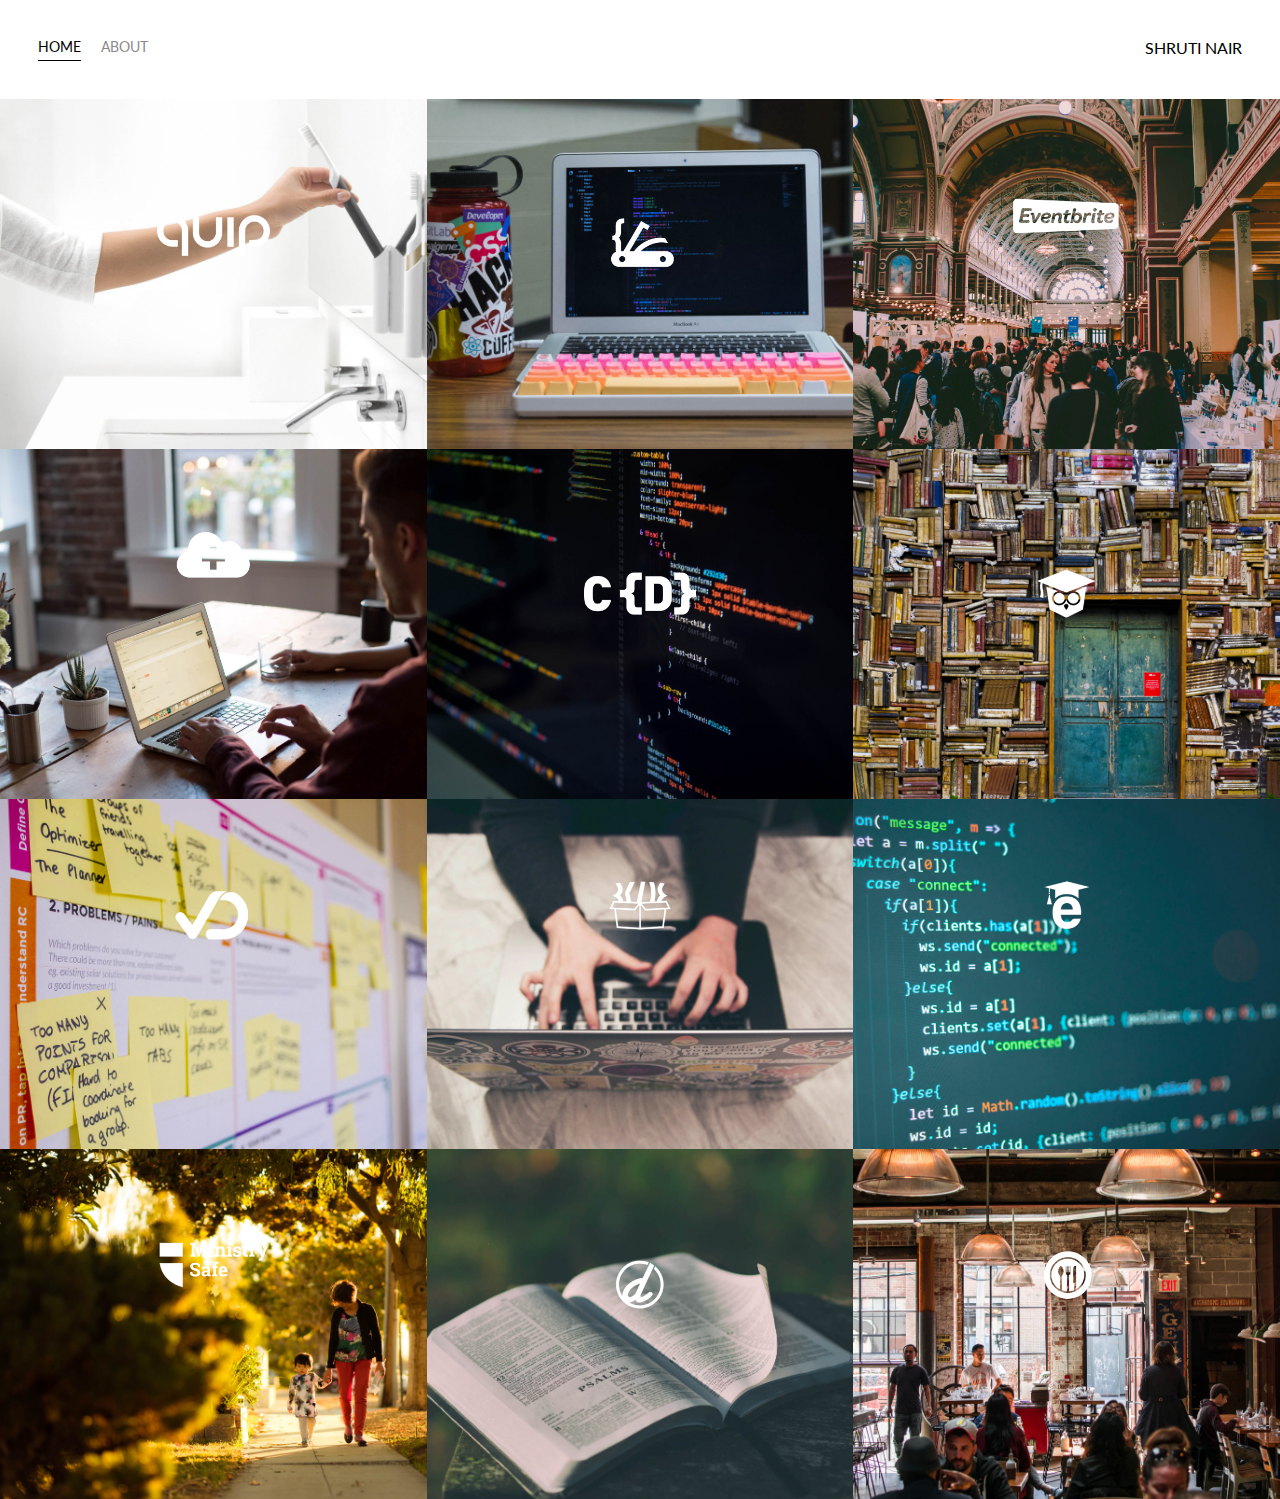
<file: index.html>
<!DOCTYPE html>
<html>
    <head>
        <meta charset="UTF-8" />
        <title>Page Title</title>
        <link href="https://fonts.googleapis.com/css2?family=Lato:wght@300&display=swap" rel="stylesheet">
        <link rel="stylesheet" href="styles.css">
    </head>
    <body>
        <div class="container">
            <div class="nav-wrapper">
                <div class="left-side">
                    <div class="nav-link-wrapper active-nav-link">
                        <a href="index.html">Home</a>
                    </div>
                    <div class="nav-link-wrapper">
                        <a href="about.html">About</a>
                    </div>
                </div>

                <div class="right-side">
                    <div class="brand">
                        <div>SHRUTI NAIR</div>
                    </div>
                </div>
            </div>
            <div class="content-wrapper">
                <div class="portfolio-items-wrapper">
                    <div class="portfolio-item-wrapper">
                        <div class="portfolio-img-background" style="background-image:url(Udemy_pics/portfolio1.jpg)"></div>

                        <div class="img-text-wrapper">
                            <div class="logo-wrapper">
                                <img src="Udemy_pics/Logos/quip.png">
                            </div>
                            <div class="subtitle">
                                Quip Ecommerce platform, named a Top 25 Invention by Time Magazine in 2016.
                            </div>

                        </div>
                    </div>

                    <div class="portfolio-item-wrapper">
                        <div class="portfolio-img-background" style="background-image:url(Udemy_pics/portfolio2.jpg)"></div>

                        <div class="img-text-wrapper">
                            <div class="logo-wrapper">
                                <img src="Udemy_pics/Logos/devcamp.png">
                            </div>
                            <div class="subtitle">
                                Coding bootcamp and learning management system.
                            </div>

                        </div>
                    </div>

                    <div class="portfolio-item-wrapper">
                        <div class="portfolio-img-background" style="background-image:url(Udemy_pics/portfolio3.jpg)"></div>

                        <div class="img-text-wrapper">
                            <div class="logo-wrapper">
                                <img src="Udemy_pics/Logos/eventbrite.png">
                            </div>
                            <div class="subtitle">
                                Eventbrite is a U.S.-based event management and ticketing website. The service allows users to browse, create, and promote local events. 
                            </div>

                        </div>
                    </div>

                    <div class="portfolio-item-wrapper">
                        <div class="portfolio-img-background" style="background-image:url(Udemy_pics/portfolio4.jpg)"></div>

                        <div class="img-text-wrapper">
                            <div class="logo-wrapper">
                                <img src="Udemy_pics/Logos/shop-hacker.png">
                            </div>
                            <div class="subtitle">
                                ShopHacker allows you to easily import digital products such as elearning courses,software and games directly into your ecommerce store.
                            </div>

                        </div>
                    </div>

                    <div class="portfolio-item-wrapper">
                        <div class="portfolio-img-background" style="background-image:url(Udemy_pics/portfolio5.jpg)"></div>

                        <div class="img-text-wrapper">
                            <div class="logo-wrapper">
                                <img src="Udemy_pics/Logos/crondose.png">
                            </div>
                            <div class="subtitle">
                                Online tutorials and productivity tips.
                            </div>

                        </div>
                    </div>

                    <div class="portfolio-item-wrapper">
                        <div class="portfolio-img-background" style="background-image:url(Udemy_pics/portfolio6.jpg)"></div>

                        <div class="img-text-wrapper">
                            <div class="logo-wrapper">
                                <img src="Udemy_pics/Logos/dailysmarty.png">
                            </div>
                            <div class="subtitle">
                                Keep track of what you learn everyday.
                            </div>

                        </div>
                    </div>

                    <div class="portfolio-item-wrapper">
                        <div class="portfolio-img-background" style="background-image:url(Udemy_pics/portfolio7.jpg)"></div>

                        <div class="img-text-wrapper">
                            <div class="logo-wrapper">
                                <img src="Udemy_pics/Logos/dashtrack.png">
                            </div>
                            <div class="subtitle">
                                What you track improves.DashTrack is a journal that makes it easy to track you daily tasks and make the most of your time each day.
                            </div>

                        </div>
                    </div>

                    <div class="portfolio-item-wrapper">
                        <div class="portfolio-img-background" style="background-image:url(Udemy_pics/portfolio8.jpg)"></div>

                        <div class="img-text-wrapper">
                            <div class="logo-wrapper">
                                <img src="Udemy_pics/Logos/devtrunk.png">
                            </div>
                            <div class="subtitle">
                                A source-control branching model, to resist any pressure to create other long-lived development branches by employing documented techniques. 
                            </div>

                        </div>
                    </div>

                    <div class="portfolio-item-wrapper">
                        <div class="portfolio-img-background" style="background-image:url(Udemy_pics/portfolio9.jpg)"></div>

                        <div class="img-text-wrapper">
                            <div class="logo-wrapper">
                                <img src="Udemy_pics/Logos/edutechional.png">
                            </div>
                            <div class="subtitle">
                                We serve educational institutions with hands-on and technology based learning solutions across educational campuses and organizations in the Middle East.
                            </div>

                        </div>
                    </div>

                    <div class="portfolio-item-wrapper">
                        <div class="portfolio-img-background" style="background-image:url(Udemy_pics/portfolio10.jpg)"></div>

                        <div class="img-text-wrapper">
                            <div class="logo-wrapper">
                                <img src="Udemy_pics/Logos/ministry-safe.png">
                            </div>
                            <div class="subtitle">
                                MinistrySafe provides a 5-Part Safety System to protect children and those who serve them in churches and child-serving organizations.
                            </div>

                        </div>
                    </div>

                    <div class="portfolio-item-wrapper">
                        <div class="portfolio-img-background" style="background-image:url(Udemy_pics/portfolio11.jpg)"></div>

                        <div class="img-text-wrapper">
                            <div class="logo-wrapper">
                                <img src="Udemy_pics/Logos/open-devos.png">
                            </div>
                            <div class="subtitle">
                                Grow your faith daily with our daily devotions and Bible study guides.
                            </div>

                        </div>
                    </div>

                    <div class="portfolio-item-wrapper">
                        <div class="portfolio-img-background" style="background-image:url(Udemy_pics/portfolio12.jpg)"></div>

                        <div class="img-text-wrapper">
                            <div class="logo-wrapper">
                                <img src="Udemy_pics/Logos/toastability.png">
                            </div>
                            <div class="subtitle">
                                Toastability International can help you improve your communication and build leadership skills.
                            </div>

                        </div>
                    </div>


                </div>
            </div>
        </div>
    </body>
    <script>
        const portfolioItemsAll = document.querySelectorAll('.portfolio-item-wrapper')

        portfolioItemsAll.forEach(portfolioItem =>{
            portfolioItem.addEventListener('mouseover',() => {
                portfolioItem.childNodes[1].classList.add('img-darken');
            })

            portfolioItem.addEventListener('mouseout',() => {
                portfolioItem.childNodes[1].classList.remove('img-darken');
            })

        })
    </script>
</html>
</file>
<file: styles.css>
/*Master Styles*/
body{
    font-family: "Lato", sans-serif;
    margin: 0px;
}

.container{
    display: grid;
    grid-template-columns: 1fr;

}
/*Navigation Styles*/
.nav-wrapper{
    display: flex;
    justify-content: space-between;
    padding: 38px;
}

.left-side{
    display: flex;
}

.nav-wrapper > .left-side > div{
    margin-right: 20px;
    font-size: 0.9em;
    text-transform: uppercase;
}

.nav-link-wrapper{
    height: 22px;
    border-bottom: 1px solid transparent;
    transition: border-bottom 0.5s;
}

.nav-link-wrapper a{
    color: #8a8a8a;
    text-decoration: none;
    transition: color 0.5s;
}

.nav-link-wrapper:hover{
    border-bottom: 1px solid black;
}
.nav-link-wrapper a:hover{
    color: black;
}

.active-nav-link{
    border-bottom: 1px solid black;
}

.active-nav-link a{
    color: black !important;
}
/*Portfolio Styles*/

.portfolio-items-wrapper{
    display: grid;
    grid-template-columns: 1fr 1fr 1fr;
}

.portfolio-item-wrapper{
    position: relative;
}

.portfolio-img-background{
    height: 350px;
    width: 100%;
    background-size: cover;
    background-position: center;
    background-repeat: no-repeat;
}

.img-text-wrapper{
    position: absolute;
    top: 0;
    display: flex;
    flex-direction: column;
    justify-content: center;
    align-items: center;
    height: 100%;
    text-align: center;
    padding-left: 100px;
    padding-right: 100px;
}

.logo-wrapper img{
    width: 50%;
    margin-bottom: 20px;
}

.img-text-wrapper .subtitle{
    transition: 1s;
    font-weight: 600;
    color: transparent;
}
.img-text-wrapper:hover .subtitle{
    font-weight: 600;
    color: lightseagreen;
}

.img-darken{
    transition: 1s;
    filter: brightness(10%);
}

/*About Me*/
.two-column-wrapper{
    display: grid;
    grid-template-columns: 1fr 1fr;
}

.profile-image-wrapper img{
    width: 90%;
}

.profile-content-wrapper{
    padding: 30px;
}

.profile-content-wrapper h1{
    color: lightcoral;
}
</file>
